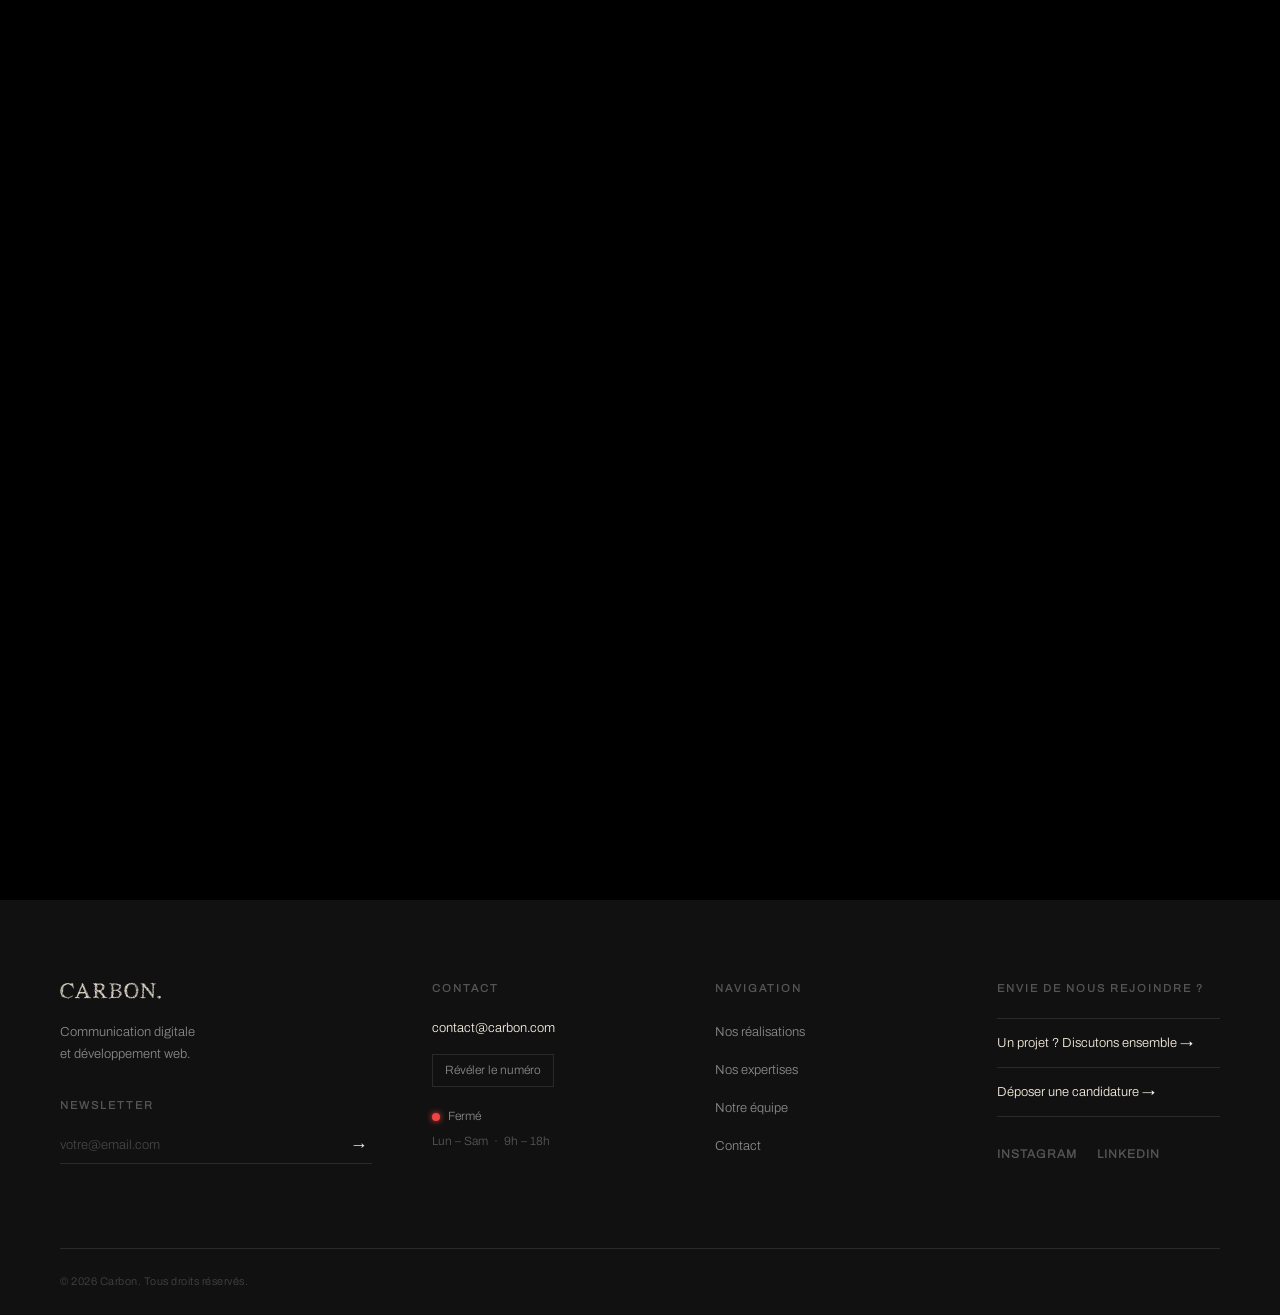
<file: index.html>
<!DOCTYPE html>
<html lang="fr">
<head>
    <meta charset="UTF-8">
    <meta name="viewport" content="width=device-width, initial-scale=1.0">
    <title>CARBON - Agence de Communication Digitale</title>
    <link rel="stylesheet" href="style.css">
</head>
<body>
    <div class="custom-cursor" id="customCursor"></div>
    
    <!-- Page Transition Screen -->
    <div class="transition-screen transition-screen--video" id="transitionScreen">
        <video class="transition-video" autoplay muted playsinline>
            <source src="videos/CARBON.mp4" type="video/mp4">
        </video>
    </div>
    <script>document.getElementById('transitionScreen').classList.add('enter');</script>
    
    <div class="header-clip">
    <header class="header">
        <div class="logo">CARBON.</div>
        <div class="tagline">communication digitale et développement Web</div>
        <div class="time" id="currentTime">22:06:40 Paris</div>
        <nav class="main-nav">
            <a href="our-projects.html" class="nav-link">Nos réalisations</a>
            <a href="our-expertise.html" class="nav-link">Nos expertises</a>
            <a href="our-team.html" class="nav-link">Notre équipe</a>
        </nav>
        <a href="contact.html" class="contact-link">contact</a>
    </header>
    </div>

    <main class="main-content">
        <section class="hero-minimal">
            <h1 class="hero-title" id="rotatingText"></h1>
            <div class="projects-footer">
                <div class="project-item">
                    <span class="project-year">2026</span>
                    <a href="#project-personalitz" class="project-name">Burban</a>
                </div>
                <div class="project-item">
                    <span class="project-year">2026</span>
                    <a href="#project-daregal" class="project-name">Axl Std.</a>
                </div>
            </div>
        </section>
    </main>

    <footer class="site-footer">
        <div class="footer-inner">
            <div class="footer-col footer-col-brand">
                <div class="footer-logo">CARBON.</div>
                <p class="footer-baseline">Communication digitale<br>et développement web.</p>
                <form class="footer-newsletter" id="footerNewsletter">
                    <label class="footer-newsletter-label">Newsletter</label>
                    <div class="footer-newsletter-row">
                        <input type="email" placeholder="votre@email.com" class="footer-newsletter-input" required>
                        <button type="submit" class="footer-newsletter-btn">→</button>
                    </div>
                    <p class="footer-newsletter-success" id="footerNewsletterSuccess"></p>
                </form>
            </div>
            <div class="footer-col footer-col-contact">
                <h4 class="footer-col-title">Contact</h4>
                <a href="mailto:contact@carbon.com" class="footer-contact-link">contact@carbon.com</a>
                <div class="footer-phone-wrap">
                    <button class="footer-phone-btn" id="footerPhoneBtn">Révéler le numéro</button>
                    <span class="footer-phone-number" id="footerPhoneNumber" style="display:none;">+33 7 76 69 16 06</span>
                </div>
                <div class="footer-hours">
                    <span class="footer-status-dot" id="footerStatusDot"></span>
                    <span class="footer-status-label" id="footerStatusLabel"></span>
                </div>
                <p class="footer-schedule">Lun – Sam &nbsp;·&nbsp; 9h – 18h</p>
            </div>
            <div class="footer-col footer-col-nav">
                <h4 class="footer-col-title">Navigation</h4>
                <ul class="footer-nav-list">
                    <li><a href="our-projects.html" class="footer-nav-link">Nos réalisations</a></li>
                    <li><a href="our-expertise.html" class="footer-nav-link">Nos expertises</a></li>
                    <li><a href="our-team.html" class="footer-nav-link">Notre équipe</a></li>
                    <li><a href="contact.html" class="footer-nav-link">Contact</a></li>
                </ul>
            </div>
            <div class="footer-col footer-col-actions">
                <h4 class="footer-col-title">Envie de nous rejoindre ?</h4>
                <a href="contact.html" class="footer-action-link">Un projet ? Discutons ensemble →</a>
                <a href="#" class="footer-action-link">Déposer une candidature →</a>
                <div class="footer-social">
                    <a href="#" class="footer-social-link" target="_blank" rel="noopener">Instagram</a>
                    <a href="#" class="footer-social-link" target="_blank" rel="noopener">LinkedIn</a>
                </div>
            </div>
        </div>
        <div class="footer-bottom">
            <span>© <span id="copyrightYear">2026</span> Carbon. Tous droits réservés.</span>
        </div>
    </footer>

    <script src="script.js"></script>
</body>
</html>
</file>
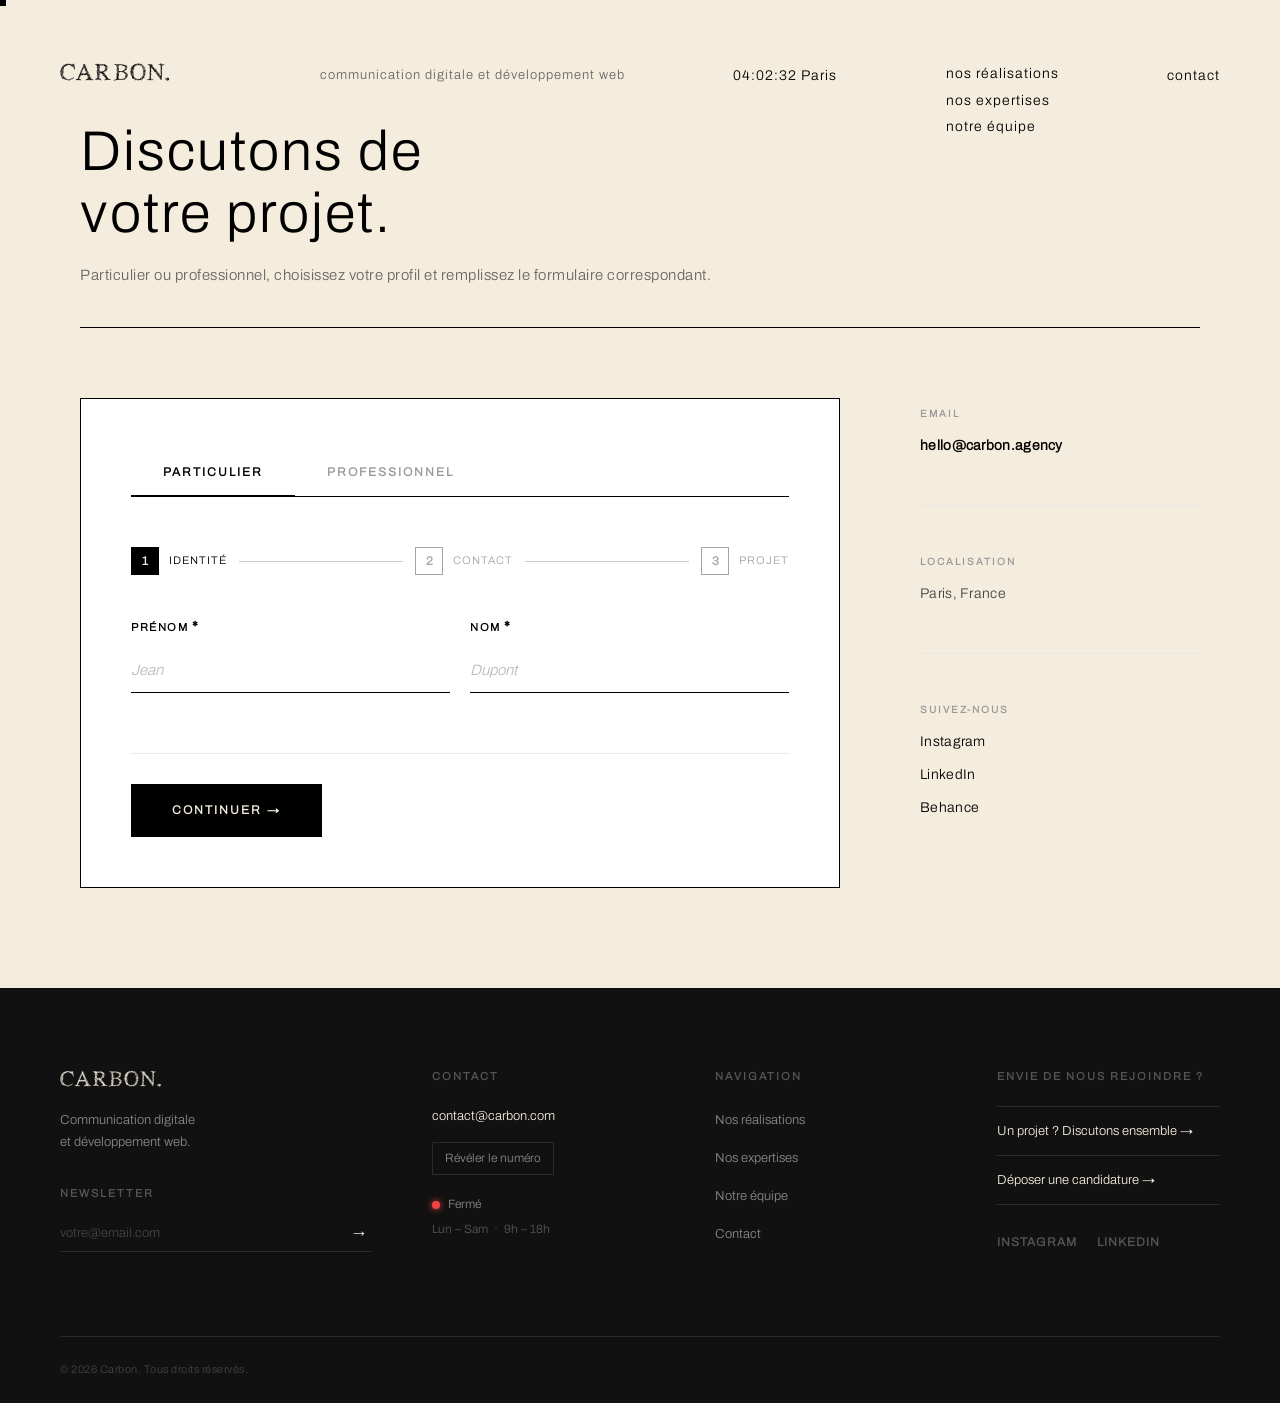
<file: contact.html>
<!DOCTYPE html>
<html lang="fr">
<head>
    <meta charset="UTF-8">
    <meta name="viewport" content="width=device-width, initial-scale=1.0">
    <title>Contact - CARBON</title>
    <link rel="stylesheet" href="style.css">
</head>
<body>
    <div class="custom-cursor" id="customCursor"></div>
    
    <!-- Page Transition Screen -->
    <div class="transition-screen" id="transitionScreen">
        <span class="transition-logo">CARBON.</span>
    </div>
    <script>document.getElementById('transitionScreen').classList.add('enter');</script>
    
    <div class="header-clip">
    <header class="header">
        <div class="logo">CARBON.</div>
        <div class="tagline">communication digitale et développement Web</div>
        <div class="time" id="currentTime">22:06:40 Paris</div>
        <nav class="main-nav">
            <a href="our-projects.html" class="nav-link">Nos réalisations</a>
            <a href="our-expertise.html" class="nav-link">Nos expertises</a>
            <a href="our-team.html" class="nav-link">Notre équipe</a>
        </nav>
        <a href="contact.html" class="contact-link">contact</a>
    </header>
    </div>

    <main class="main-content contact-page">
        <section class="contact-section">

            <div class="contact-header">
                <h1 class="contact-title">Discutons de<br>votre projet.</h1>
                <p class="contact-intro">Particulier ou professionnel, choisissez votre profil et remplissez le formulaire correspondant.</p>
            </div>

            <div class="contact-layout">

                <!-- LEFT: Forms -->
                <div class="contact-forms">

                    <!-- Tab switcher -->
                    <div class="form-tabs">
                        <button class="form-tab active" id="tabParticulier" onclick="switchTab('particulier')">Particulier</button>
                        <button class="form-tab" id="tabPro" onclick="switchTab('professionnel')">Professionnel</button>
                    </div>

                    <!-- FORM PARTICULIER -->
                    <form class="contact-form active" id="formParticulier" novalidate>
                        <input type="hidden" name="type" value="particulier">
                        <input type="hidden" id="tsParticulier" name="timestamp" value="">
                        <div class="hp-field"><input type="text" name="_hp" tabindex="-1" autocomplete="off"></div>

                        <!-- Step indicator -->
                        <div class="steps-bar">
                            <div class="steps-track">
                                <div class="step-item active" data-s="1"><span class="step-num">1</span><span class="step-label">Identité</span></div>
                                <div class="step-sep"></div>
                                <div class="step-item" data-s="2"><span class="step-num">2</span><span class="step-label">Contact</span></div>
                                <div class="step-sep"></div>
                                <div class="step-item" data-s="3"><span class="step-num">3</span><span class="step-label">Projet</span></div>
                            </div>
                        </div>

                        <!-- Step 1 -->
                        <fieldset class="fstep active" data-step="1">
                            <div class="frow">
                                <div class="fgroup">
                                    <label>Prénom <span class="req">*</span></label>
                                    <input type="text" name="prenom" required placeholder="Jean">
                                </div>
                                <div class="fgroup">
                                    <label>Nom <span class="req">*</span></label>
                                    <input type="text" name="nom" required placeholder="Dupont">
                                </div>
                            </div>
                            <div class="fstep-nav">
                                <button type="button" class="btn-next" onclick="goNext(this)">Continuer →</button>
                            </div>
                        </fieldset>

                        <!-- Step 2 -->
                        <fieldset class="fstep" data-step="2">
                            <div class="fgroup">
                                <label>Adresse email <span class="req">*</span></label>
                                <input type="email" name="email" required placeholder="jean@exemple.fr">
                            </div>
                            <div class="fgroup">
                                <label>Téléphone <span class="opt">(facultatif)</span></label>
                                <input type="tel" name="telephone" placeholder="+33 6 00 00 00 00">
                            </div>
                            <div class="fstep-nav">
                                <button type="button" class="btn-prev" onclick="goPrev(this)">← Retour</button>
                                <button type="button" class="btn-next" onclick="goNext(this)">Continuer →</button>
                            </div>
                        </fieldset>

                        <!-- Step 3 -->
                        <fieldset class="fstep" data-step="3">
                            <div class="fgroup">
                                <label>Message / Projet <span class="req">*</span></label>
                                <textarea name="message" required placeholder="Décrivez votre projet..." rows="5"></textarea>
                            </div>
                            <div class="fgroup antispam-group">
                                <label>Vérification : combien font <strong>3 + 4</strong> ? <span class="req">*</span></label>
                                <input type="number" name="antispam" id="antispamP" required min="0" max="20" placeholder="Votre réponse">
                            </div>
                            <div class="fstep-nav">
                                <button type="button" class="btn-prev" onclick="goPrev(this)">← Retour</button>
                                <button type="submit" class="btn-submit">Envoyer</button>
                            </div>
                        </fieldset>
                    </form>

                    <!-- FORM PROFESSIONNEL -->
                    <form class="contact-form" id="formPro" novalidate>
                        <input type="hidden" name="type" value="professionnel">
                        <input type="hidden" id="tsPro" name="timestamp" value="">
                        <div class="hp-field"><input type="text" name="_hp" tabindex="-1" autocomplete="off"></div>

                        <!-- Step indicator -->
                        <div class="steps-bar">
                            <div class="steps-track">
                                <div class="step-item active" data-s="1"><span class="step-num">1</span><span class="step-label">Identité</span></div>
                                <div class="step-sep"></div>
                                <div class="step-item" data-s="2"><span class="step-num">2</span><span class="step-label">Entreprise</span></div>
                                <div class="step-sep"></div>
                                <div class="step-item" data-s="3"><span class="step-num">3</span><span class="step-label">Contact</span></div>
                                <div class="step-sep"></div>
                                <div class="step-item" data-s="4"><span class="step-num">4</span><span class="step-label">Projet</span></div>
                            </div>
                        </div>

                        <!-- Step 1 -->
                        <fieldset class="fstep active" data-step="1">
                            <div class="frow">
                                <div class="fgroup">
                                    <label>Prénom <span class="req">*</span></label>
                                    <input type="text" name="prenom" required placeholder="Marie">
                                </div>
                                <div class="fgroup">
                                    <label>Nom <span class="req">*</span></label>
                                    <input type="text" name="nom" required placeholder="Martin">
                                </div>
                            </div>
                            <div class="fstep-nav">
                                <button type="button" class="btn-next" onclick="goNext(this)">Continuer →</button>
                            </div>
                        </fieldset>

                        <!-- Step 2 -->
                        <fieldset class="fstep" data-step="2">
                            <div class="fgroup">
                                <label>Nom de l'entreprise <span class="req">*</span></label>
                                <input type="text" name="entreprise" required placeholder="Acme Corp.">
                            </div>
                            <div class="fgroup">
                                <label>Numéro SIRET <span class="req">*</span></label>
                                <input type="text" name="siret" required pattern="[0-9]{14}" placeholder="14 chiffres">
                            </div>
                            <div class="fstep-nav">
                                <button type="button" class="btn-prev" onclick="goPrev(this)">← Retour</button>
                                <button type="button" class="btn-next" onclick="goNext(this)">Continuer →</button>
                            </div>
                        </fieldset>

                        <!-- Step 3 -->
                        <fieldset class="fstep" data-step="3">
                            <div class="fgroup">
                                <label>Email professionnel <span class="req">*</span></label>
                                <input type="email" name="email" required placeholder="marie@acme.fr">
                            </div>
                            <div class="fgroup">
                                <label>Téléphone <span class="opt">(facultatif)</span></label>
                                <input type="tel" name="telephone" placeholder="+33 1 00 00 00 00">
                            </div>
                            <div class="fstep-nav">
                                <button type="button" class="btn-prev" onclick="goPrev(this)">← Retour</button>
                                <button type="button" class="btn-next" onclick="goNext(this)">Continuer →</button>
                            </div>
                        </fieldset>

                        <!-- Step 4 -->
                        <fieldset class="fstep" data-step="4">
                            <div class="fgroup">
                                <label>Message / Projet <span class="req">*</span></label>
                                <textarea name="message" required placeholder="Décrivez votre projet..." rows="5"></textarea>
                            </div>
                            <div class="fgroup antispam-group">
                                <label>Vérification : combien font <strong>3 + 4</strong> ? <span class="req">*</span></label>
                                <input type="number" name="antispam" id="antispamPro" required min="0" max="20" placeholder="Votre réponse">
                            </div>
                            <div class="fstep-nav">
                                <button type="button" class="btn-prev" onclick="goPrev(this)">← Retour</button>
                                <button type="submit" class="btn-submit">Envoyer</button>
                            </div>
                        </fieldset>
                    </form>

                </div>

                <!-- RIGHT: Info -->
                <aside class="contact-aside">
                    <div class="aside-block">
                        <p class="aside-label">Email</p>
                        <a href="mailto:hello@carbon.agency" class="aside-link">hello@carbon.agency</a>
                    </div>
                    <div class="aside-block">
                        <p class="aside-label">Localisation</p>
                        <p class="aside-value">Paris, France</p>
                    </div>
                    <div class="aside-block">
                        <p class="aside-label">Suivez-nous</p>
                        <div class="aside-socials">
                            <a href="#" class="aside-social-link">Instagram</a>
                            <a href="#" class="aside-social-link">LinkedIn</a>
                            <a href="#" class="aside-social-link">Behance</a>
                        </div>
                    </div>
                </aside>

            </div>
        </section>
    </main>

    <footer class="site-footer">
        <div class="footer-inner">
            <div class="footer-col footer-col-brand">
                <div class="footer-logo">CARBON.</div>
                <p class="footer-baseline">Communication digitale<br>et développement web.</p>
                <form class="footer-newsletter" id="footerNewsletter">
                    <label class="footer-newsletter-label">Newsletter</label>
                    <div class="footer-newsletter-row">
                        <input type="email" placeholder="votre@email.com" class="footer-newsletter-input" required>
                        <button type="submit" class="footer-newsletter-btn">→</button>
                    </div>
                    <p class="footer-newsletter-success" id="footerNewsletterSuccess"></p>
                </form>
            </div>
            <div class="footer-col footer-col-contact">
                <h4 class="footer-col-title">Contact</h4>
                <a href="mailto:contact@carbon.com" class="footer-contact-link">contact@carbon.com</a>
                <div class="footer-phone-wrap">
                    <button class="footer-phone-btn" id="footerPhoneBtn">Révéler le numéro</button>
                    <span class="footer-phone-number" id="footerPhoneNumber" style="display:none;">+33 7 76 69 16 06</span>
                </div>
                <div class="footer-hours">
                    <span class="footer-status-dot" id="footerStatusDot"></span>
                    <span class="footer-status-label" id="footerStatusLabel"></span>
                </div>
                <p class="footer-schedule">Lun – Sam &nbsp;·&nbsp; 9h – 18h</p>
            </div>
            <div class="footer-col footer-col-nav">
                <h4 class="footer-col-title">Navigation</h4>
                <ul class="footer-nav-list">
                    <li><a href="our-projects.html" class="footer-nav-link">Nos réalisations</a></li>
                    <li><a href="our-expertise.html" class="footer-nav-link">Nos expertises</a></li>
                    <li><a href="our-team.html" class="footer-nav-link">Notre équipe</a></li>
                    <li><a href="contact.html" class="footer-nav-link">Contact</a></li>
                </ul>
            </div>
            <div class="footer-col footer-col-actions">
                <h4 class="footer-col-title">Envie de nous rejoindre ?</h4>
                <a href="contact.html" class="footer-action-link">Un projet ? Discutons ensemble →</a>
                <a href="#" class="footer-action-link">Déposer une candidature →</a>
                <div class="footer-social">
                    <a href="#" class="footer-social-link" target="_blank" rel="noopener">Instagram</a>
                    <a href="#" class="footer-social-link" target="_blank" rel="noopener">LinkedIn</a>
                </div>
            </div>
        </div>
        <div class="footer-bottom">
            <span>© <span id="copyrightYear">2026</span> Carbon. Tous droits réservés.</span>
        </div>
    </footer>

    <script src="script.js"></script>
</body>
</html>
</file>
<file: style.css>
@font-face {
    font-family: 'Archivo';
    src: url('fonts/Archivo-Light.woff2') format('woff2');
    font-weight: 300;
    font-style: normal;
    font-display: swap;
}

@font-face {
    font-family: 'StrawSerif';
    src: url('fonts/StrawSerifRegular-6YOWM.woff2') format('woff2');
    font-weight: 400;
    font-style: normal;
    font-display: swap;
}

* {
    margin: 0;
    padding: 0;
    box-sizing: border-box;
    cursor: none;
}

/* ========================================
   CUSTOM SQUARE CURSOR
   ======================================== */

.custom-cursor {
    position: fixed;
    width: 12px;
    height: 12px;
    background: #000000;
    pointer-events: none;
    z-index: 9999;
    transform: translate(-50%, -50%);
    transition: width 0.15s ease, height 0.15s ease, background 0.15s ease;
}

.custom-cursor.on-dark {
    background: #f4edde;
}

.custom-cursor.on-dark.hover {
    border-color: #f4edde;
}

.custom-cursor.hover {
    width: 28px;
    height: 28px;
    background: transparent;
    border: 2px solid #000000;
}

html {
    overflow-x: hidden;
    overflow-y: auto;
}

body {
    font-family: 'Archivo', 'Helvetica Neue', Arial, sans-serif;
    font-weight: 300;
    background-color: #f4edde;
    color: #000000;
    overflow: visible;
    min-height: 100vh;
}

/* ========================================
   HEADER - Top Navigation
   ======================================== */

.header-clip {
    position: fixed;
    top: 0;
    left: 0;
    right: 0;
    z-index: 100;
    transition: transform 0.4s cubic-bezier(0.76, 0, 0.24, 1);
}

.header-clip.hidden {
    transform: translateY(-100%);
}

.header {
    display: flex;
    align-items: center;
    justify-content: space-between;
    height: 150px;
    padding: 0 60px;
}

.logo {
    font-family: 'StrawSerif', serif;
    font-size: 24px;
    font-weight: 400;
    letter-spacing: 2px;
    color: #000000;
}

.tagline {
    font-size: 13px;
    font-weight: 400;
    letter-spacing: 1px;
    text-transform: lowercase;
    color: #666666;
    margin-left: 40px;
}

.time {
    font-size: 14px;
    font-weight: 400;
    letter-spacing: 1px;
    color: #000000;
    font-variant-numeric: tabular-nums;
}

/* Navigation avec soulignement dynamique */
.main-nav {
    display: flex;
    flex-direction: column;
    gap: 6px;
    align-items: flex-start;
    margin-top: 50px;
}

.nav-link {
    position: relative;
    text-decoration: none;
    color: #000000;
    font-size: 14px;
    font-weight: 400;
    letter-spacing: 1px;
    text-transform: lowercase;
    padding: 2px 0;
    overflow: hidden;
    line-height: 1.2;
}

.nav-link::after {
    content: '';
    position: absolute;
    bottom: 0;
    left: 0;
    width: 100%;
    height: 1px;
    background: #000000;
    transform: translateX(-101%);
    transition: transform 0.4s ease;
}

.nav-link:hover::after {
    transform: translateX(0);
}

.contact-link {
    text-decoration: none;
    color: #000000;
    font-size: 14px;
    font-weight: 400;
    letter-spacing: 1px;
    text-transform: lowercase;
    position: relative;
    overflow: hidden;
    padding: 2px 0;
}

.contact-link::after {
    content: '';
    position: absolute;
    bottom: 0;
    left: 0;
    width: 100%;
    height: 1px;
    background: #000000;
    transform: translateX(-101%);
    transition: transform 0.4s ease;
}

.contact-link:hover::after {
    transform: translateX(0);
}

/* ========================================
   MAIN CONTENT - Hero Minimalist
   ======================================== */

.main-content {
    display: flex;
    align-items: center;
    justify-content: center;
    height: 100vh;
    width: 100vw;
    padding: 0 60px;
}

.hero-minimal {
    position: relative;
    width: 100%;
    height: 100%;
    display: flex;
    align-items: center;
    justify-content: center;
    text-align: center;
}

.hero-title {
    font-size: 72px;
    font-weight: 700;
    letter-spacing: 4px;
    line-height: 1.1;
    color: #000000;
    text-transform: uppercase;
}

/* ========================================
   FOOTER - Projects List
   ======================================== */

.projects-footer {
    position: absolute;
    bottom: 40px;
    left: 0;
    display: flex;
    flex-direction: column;
    gap: 8px;
    z-index: 50;
}

.project-item {
    display: flex;
    gap: 12px;
    align-items: baseline;
}

.project-year {
    font-size: 12px;
    font-weight: 400;
    color: #666666;
    letter-spacing: 1px;
}

.project-name {
    font-size: 14px;
    font-weight: 600;
    color: #000000;
    letter-spacing: 1px;
    text-decoration: none;
    cursor: pointer;
    position: relative;
    overflow: hidden;
    padding: 2px 0;
}

.project-name::after {
    content: '';
    position: absolute;
    bottom: 0;
    left: 0;
    width: 100%;
    height: 1px;
    background: #000000;
    transform: translateX(-101%);
    transition: transform 0.4s ease;
}

.project-name:hover::after {
    transform: translateX(0);
}

/* ========================================
   COPYRIGHT
   ======================================== */

.copyright {
    position: fixed;
    bottom: 40px;
    right: 60px;
    font-size: 11px;
    font-weight: 400;
    color: #666666;
    letter-spacing: 1px;
}

/* ========================================
   TEAM PAGE STYLES
   ======================================== */

.team-page {
    padding-top: 120px;
}

.team-section {
    max-width: 1200px;
    margin: 0 auto;
    padding: 40px 60px;
}

.section-title {
    font-size: 48px;
    font-weight: 700;
    letter-spacing: 4px;
    color: #000000;
    margin-bottom: 60px;
    text-transform: uppercase;
}

.team-grid {
    display: grid;
    grid-template-columns: repeat(4, 1fr);
    gap: 40px;
}

.team-member {
    text-align: center;
}

.member-photo {
    width: 200px;
    height: 200px;
    margin: 0 auto 20px;
    border-radius: 50%;
    overflow: hidden;
    border: 3px solid #000000;
}

.member-photo img {
    width: 100%;
    height: 100%;
    object-fit: cover;
}

.member-name {
    font-size: 18px;
    font-weight: 700;
    letter-spacing: 1px;
    color: #000000;
    margin-bottom: 8px;
}

.member-role {
    font-size: 12px;
    font-weight: 400;
    letter-spacing: 1px;
    color: #666666;
    text-transform: lowercase;
}

/* ========================================
   PROJECTS PAGE STYLES
   ======================================== */

.projects-page {
    padding-top: 120px;
}

.projects-section {
    max-width: 1400px;
    margin: 0 auto;
    padding: 40px 60px;
}

.projects-grid {
    display: grid;
    grid-template-columns: repeat(2, 1fr);
    gap: 60px;
}

.project-card {
    cursor: pointer;
}

.project-image {
    width: 100%;
    height: 300px;
    overflow: hidden;
    margin-bottom: 20px;
    border: 2px solid #000000;
}

.project-image img {
    width: 100%;
    height: 100%;
    object-fit: cover;
    transition: transform 0.4s ease;
}

.project-card:hover .project-image img {
    transform: scale(1.05);
}

.project-title {
    font-size: 24px;
    font-weight: 700;
    letter-spacing: 1px;
    color: #000000;
    margin-bottom: 8px;
}

.project-category {
    font-size: 12px;
    font-weight: 400;
    letter-spacing: 1px;
    color: #666666;
    text-transform: lowercase;
    margin-bottom: 8px;
}

.project-card .project-year {
    font-size: 14px;
    font-weight: 600;
    color: #000000;
    letter-spacing: 1px;
}

/* ========================================
   CONTACT PAGE STYLES — v2 clean
   ======================================== */

.contact-page {
    height: auto !important;
    min-height: 100vh;
    align-items: flex-start !important;
    padding-top: 0;
    padding-left: 0;
    padding-right: 0;
}

/* Contact layout */
.contact-section {
    max-width: 1400px;
    margin: 0 auto;
    padding: 120px 80px 100px;
    width: 100%;
}

.contact-header {
    margin-bottom: 70px;
    border-bottom: 1px solid #000000;
    padding-bottom: 40px;
}

.contact-title {
    font-size: 56px;
    font-weight: 300;
    letter-spacing: 2px;
    line-height: 1.1;
    color: #000000;
    margin-bottom: 20px;
}

.contact-intro {
    font-size: 15px;
    color: #666666;
    letter-spacing: 0.5px;
}

.contact-layout {
    display: grid;
    grid-template-columns: 1fr 280px;
    gap: 80px;
    align-items: start;
}

.contact-forms {
    background: #ffffff;
    border: 1px solid #000000;
    padding: 50px;
}

/* Tabs */
.form-tabs {
    display: flex;
    gap: 0;
    margin-bottom: 50px;
    border-bottom: 1px solid #000000;
}

.form-tab {
    font-family: 'Archivo', 'Helvetica Neue', Arial, sans-serif;
    font-size: 12px;
    font-weight: 600;
    letter-spacing: 2px;
    text-transform: uppercase;
    color: #999999;
    background: transparent;
    border: none;
    padding: 14px 32px;
    cursor: pointer;
    position: relative;
    transition: color 0.3s ease;
}

.form-tab::after {
    content: '';
    position: absolute;
    bottom: -1px;
    left: 0;
    width: 100%;
    height: 2px;
    background: #000000;
    transform: scaleX(0);
    transition: transform 0.3s ease;
}

.form-tab.active {
    color: #000000;
}

.form-tab.active::after {
    transform: scaleX(1);
}

/* Forms */
.contact-form {
    display: none;
}

.contact-form.active {
    display: block;
}

/* Step bar */
.steps-bar {
    margin-bottom: 40px;
}

.steps-track {
    display: flex;
    align-items: center;
    gap: 0;
}

.step-item {
    display: flex;
    align-items: center;
    gap: 10px;
    opacity: 0.35;
    transition: opacity 0.3s ease;
}

.step-item.active {
    opacity: 1;
}

.step-item.done {
    opacity: 0.6;
}

.step-num {
    width: 28px;
    height: 28px;
    border: 1px solid #000000;
    display: flex;
    align-items: center;
    justify-content: center;
    font-size: 12px;
    font-weight: 600;
    letter-spacing: 0;
    transition: all 0.3s ease;
    flex-shrink: 0;
}

.step-item.active .step-num {
    background: #000000;
    color: #f4edde;
}

.step-label {
    font-size: 11px;
    letter-spacing: 1px;
    text-transform: uppercase;
    font-weight: 500;
    white-space: nowrap;
}

.step-sep {
    flex: 1;
    height: 1px;
    background: #cccccc;
    margin: 0 12px;
    min-width: 20px;
}

/* Fieldsets */
fieldset {
    border: none;
    padding: 0;
    margin: 0;
}

.fstep {
    display: none;
    animation: fadeSlide 0.35s ease;
}

.fstep.active {
    display: block;
}

@keyframes fadeSlide {
    from { opacity: 0; transform: translateX(16px); }
    to   { opacity: 1; transform: translateX(0); }
}

.frow {
    display: grid;
    grid-template-columns: 1fr 1fr;
    gap: 20px;
}

.fgroup {
    display: flex;
    flex-direction: column;
    gap: 10px;
    margin-bottom: 24px;
}

.fgroup label {
    font-size: 11px;
    font-weight: 600;
    letter-spacing: 1.5px;
    text-transform: uppercase;
    color: #000000;
}

.fgroup .req {
    color: #000000;
    font-size: 14px;
}

.fgroup .opt {
    font-size: 11px;
    font-weight: 400;
    color: #999999;
    text-transform: none;
    letter-spacing: 0;
}

.fgroup input,
.fgroup textarea {
    font-family: 'Archivo', 'Helvetica Neue', Arial, sans-serif;
    font-size: 15px;
    font-weight: 400;
    color: #000000;
    background: transparent;
    border: none;
    border-bottom: 1px solid #000000;
    padding: 10px 0;
    outline: none;
    transition: border-color 0.3s ease;
    width: 100%;
}

.fgroup input:focus,
.fgroup textarea:focus {
    border-bottom-color: #000000;
    border-bottom-width: 2px;
}

.fgroup input::placeholder,
.fgroup textarea::placeholder {
    color: #bbbbbb;
    font-style: italic;
}

.fgroup textarea {
    resize: none;
    min-height: 120px;
}

.fgroup.antispam-group {
    margin-top: 8px;
}

/* Step navigation buttons */
.fstep-nav {
    display: flex;
    gap: 16px;
    align-items: center;
    margin-top: 36px;
    padding-top: 30px;
    border-top: 1px solid #e8e8e8;
}

.btn-next,
.btn-prev,
.btn-submit {
    font-family: 'Archivo', 'Helvetica Neue', Arial, sans-serif;
    font-size: 12px;
    font-weight: 700;
    letter-spacing: 2px;
    text-transform: uppercase;
    padding: 16px 40px;
    cursor: pointer;
    transition: all 0.3s ease;
    border: 1px solid #000000;
}

.btn-next,
.btn-submit {
    background: #000000;
    color: #f4edde;
}

.btn-next:hover,
.btn-submit:hover {
    background: transparent;
    color: #000000;
}

.btn-prev {
    background: transparent;
    color: #000000;
}

.btn-prev:hover {
    background: #000000;
    color: #f4edde;
}

/* Honeypot */
.hp-field {
    display: none !important;
}

/* Aside */
.contact-aside {
    display: flex;
    flex-direction: column;
    gap: 48px;
    padding-top: 8px;
}

.aside-block {
    display: flex;
    flex-direction: column;
    gap: 12px;
    padding-bottom: 48px;
    border-bottom: 1px solid #e8e8e8;
}

.aside-block:last-child {
    border-bottom: none;
    padding-bottom: 0;
}

.aside-label {
    font-size: 10px;
    font-weight: 700;
    letter-spacing: 2px;
    text-transform: uppercase;
    color: #999999;
}

.aside-link {
    font-size: 14px;
    font-weight: 600;
    color: #000000;
    text-decoration: none;
    letter-spacing: 0.3px;
    position: relative;
    display: inline-block;
    width: fit-content;
}

.aside-link::after {
    content: '';
    position: absolute;
    bottom: -2px;
    left: 0;
    width: 100%;
    height: 1px;
    background: #000000;
    transform: scaleX(0);
    transform-origin: left;
    transition: transform 0.3s ease;
}

.aside-link:hover::after {
    transform: scaleX(1);
}

.aside-value {
    font-size: 14px;
    color: #444444;
    letter-spacing: 0.3px;
}

.aside-socials {
    display: flex;
    flex-direction: column;
    gap: 10px;
}

.aside-social-link {
    font-size: 14px;
    font-weight: 400;
    color: #000000;
    text-decoration: none;
    letter-spacing: 0.3px;
    position: relative;
    display: inline-block;
    width: fit-content;
}

.aside-social-link::after {
    content: '';
    position: absolute;
    bottom: -2px;
    left: 0;
    width: 100%;
    height: 1px;
    background: #000000;
    transform: scaleX(0);
    transform-origin: left;
    transition: transform 0.3s ease;
}

.aside-social-link:hover::after {
    transform: scaleX(1);
}

/* Form success */
.form-success {
    font-size: 18px;
    font-weight: 300;
    letter-spacing: 0.5px;
    color: #000000;
    line-height: 1.6;
    padding: 60px 0;
    border-top: 1px solid #000000;
}


/* ========================================
   EXPERTISE PAGE STYLES
   ======================================== */

.expertise-page {
    height: auto !important;
    min-height: 100vh;
    flex-direction: column !important;
    align-items: stretch !important;
    justify-content: flex-start !important;
    padding-top: 0;
    padding-left: 0;
    padding-right: 0;
}

.expertise-section {
    max-width: 1400px;
    margin: 0 auto;
    padding: 160px 60px 60px;
    width: 100%;
}

.expertise-title {
    font-size: 36px;
    font-weight: 700;
    letter-spacing: 2px;
    line-height: 1.3;
    color: #000000;
    margin-bottom: 60px;
    max-width: 900px;
}

.expertise-content {
    display: grid;
    grid-template-columns: 2fr 1fr;
    gap: 80px;
    align-items: start;
}

.expertise-description {
    font-size: 16px;
    line-height: 1.8;
    color: #000000;
}

.expertise-description p {
    margin-bottom: 24px;
}

.expertise-list {
    border-left: 2px solid #000000;
    padding-left: 30px;
}

.expertise-list-title {
    font-size: 14px;
    font-weight: 700;
    letter-spacing: 1px;
    text-transform: uppercase;
    color: #000000;
    margin-bottom: 20px;
}

.expertise-items {
    list-style: none;
    padding: 0;
    margin: 0;
}

.expertise-items li {
    font-size: 14px;
    font-weight: 400;
    letter-spacing: 0.5px;
    color: #000000;
    margin-bottom: 12px;
    line-height: 1.4;
}

.expertise-anchor {
    color: #000000;
    text-decoration: none;
    position: relative;
    display: inline-block;
    width: fit-content;
}

.expertise-anchor::after {
    content: '';
    position: absolute;
    bottom: -2px;
    left: 0;
    width: 100%;
    height: 1px;
    background: #000000;
    transform: scaleX(0);
    transform-origin: left;
    transition: transform 0.3s ease;
}

.expertise-anchor:hover::after {
    transform: scaleX(1);
}

/* Full-width image between sections */
.expertise-fullwidth-img {
    width: 100%;
    height: 60vh;
    overflow: hidden;
    background: #1a1a1a;
}

.expertise-fullwidth-img img {
    width: 100%;
    height: 100%;
    object-fit: cover;
    display: block;
}

/* ----------------------------------------
   EXPERTISE DETAIL SECTIONS
---------------------------------------- */

.exp-detail-section {
    max-width: 1400px;
    margin: 0 auto;
    padding: 100px 60px;
    border-top: 1px solid #000000;
}

.exp-detail-inner {
    display: grid;
    grid-template-columns: 1fr 1fr;
    gap: 100px;
    align-items: start;
}

.exp-detail-label {
    display: block;
    font-size: 11px;
    font-weight: 400;
    letter-spacing: 2px;
    text-transform: uppercase;
    color: #666666;
    margin-bottom: 32px;
}

.exp-detail-headline {
    font-size: 26px;
    font-weight: 300;
    line-height: 1.5;
    color: #000000;
    margin-bottom: 40px;
    letter-spacing: 0.3px;
}

.exp-detail-more {
    font-size: 13px;
    font-weight: 600;
    letter-spacing: 1px;
    color: #000000;
    text-decoration: none;
    text-transform: uppercase;
    position: relative;
    display: inline-block;
    width: fit-content;
}

.exp-detail-more::after {
    content: '';
    position: absolute;
    bottom: -3px;
    left: 0;
    width: 100%;
    height: 1px;
    background: #000000;
    transform: scaleX(1);
    transform-origin: right;
    transition: transform 0.35s ease;
}

.exp-detail-more.leaving::after {
    transform-origin: left;
}

.exp-detail-more:hover::after {
    transform: scaleX(0);
    transform-origin: right;
}

.exp-detail-intro {
    font-size: 15px;
    font-weight: 400;
    line-height: 1.8;
    color: #333333;
    margin-bottom: 50px;
}

.exp-service {
    padding-top: 30px;
    margin-bottom: 0;
}

.exp-service + .exp-service {
    margin-top: 30px;
}

.exp-service-title {
    display: inline-block;
    width: fit-content;
    font-size: 16px;
    font-weight: 600;
    letter-spacing: 0.5px;
    color: #000000;
    text-decoration: none;
    position: relative;
    margin-bottom: 14px;
}

.exp-service-title::after {
    content: '';
    position: absolute;
    bottom: -3px;
    left: 0;
    width: 100%;
    height: 1px;
    background: #000000;
    transform: scaleX(1);
    transform-origin: right;
    transition: transform 0.35s ease;
}

.exp-service-title.leaving::after {
    transform-origin: left;
}

.exp-service-title:hover::after {
    transform: scaleX(0);
    transform-origin: right;
}

.exp-service-desc {
    font-size: 14px;
    font-weight: 400;
    line-height: 1.7;
    color: #555555;
    margin-top: 10px;
}

/* ========================================
   FAQ SECTION
   ======================================== */

.faq-section {
    max-width: 1400px;
    margin: 0 auto;
    padding: 100px 60px 120px;
    width: 100%;
}

.faq-title {
    font-size: 36px;
    font-weight: 700;
    letter-spacing: 1px;
    color: #000000;
    margin-bottom: 60px;
    max-width: 700px;
    line-height: 1.3;
}

.faq-list {
    border-top: 1px solid #000000;
}

.faq-item {
    border-bottom: 1px solid #000000;
}

.faq-question {
    width: 100%;
    display: flex;
    justify-content: space-between;
    align-items: center;
    background: none;
    border: none;
    padding: 28px 0;
    cursor: pointer;
    text-align: left;
    font-family: inherit;
    gap: 40px;
}

.faq-question span:first-child {
    font-size: 16px;
    font-weight: 500;
    letter-spacing: 0.3px;
    color: #000000;
    line-height: 1.4;
}

.faq-icon {
    font-size: 22px;
    font-weight: 300;
    color: #000000;
    flex-shrink: 0;
    line-height: 1;
    transition: none;
}

.faq-answer {
    overflow: hidden;
    max-height: 0;
    transition: max-height 0.45s cubic-bezier(0.4, 0, 0.2, 1), padding 0.45s cubic-bezier(0.4, 0, 0.2, 1);
    padding: 0;
}

.faq-item.open .faq-answer {
    max-height: 400px;
    padding-bottom: 28px;
}

.faq-answer p {
    font-size: 15px;
    font-weight: 400;
    line-height: 1.8;
    color: #555555;
    max-width: 820px;
}

/* ========================================
   PROJECTS SHOWCASE (dark section)
   ======================================== */

.projects-showcase {
    width: 100%;
    background: #111111;
    padding: 100px 0 100px 60px;
    overflow: hidden;
}

.projects-showcase-header {
    margin-bottom: 60px;
}

.projects-showcase-title {
    font-size: clamp(28px, 3.5vw, 52px);
    font-weight: 700;
    letter-spacing: 1px;
    color: #f4edde;
    line-height: 1.2;
    max-width: 600px;
}

.projects-carousel-wrapper {
    overflow-x: scroll;
    overflow-y: hidden;
    cursor: grab;
    scrollbar-width: none;
}

.projects-carousel-wrapper::-webkit-scrollbar {
    display: none;
}

.projects-carousel-wrapper:active {
    cursor: grabbing;
}

.projects-carousel {
    display: flex;
    gap: 24px;
    width: max-content;
    user-select: none;
}

.carousel-item {
    flex-shrink: 0;
    width: 300px;
}

.carousel-img-wrap {
    width: 300px;
    height: 420px;
    background: #2a2a2a;
    overflow: hidden;
    margin-bottom: 16px;
}

.carousel-img-wrap img {
    width: 100%;
    height: 100%;
    object-fit: cover;
    display: block;
}

.carousel-info {
    display: flex;
    flex-direction: column;
    gap: 4px;
}

.carousel-brand {
    font-size: 15px;
    font-weight: 600;
    letter-spacing: 0.5px;
    color: #f4edde;
    position: relative;
    display: inline-block;
    width: fit-content;
}

.carousel-brand::after {
    content: '';
    position: absolute;
    bottom: -2px;
    left: 0;
    width: 100%;
    height: 1px;
    background: #f4edde;
    transform: scaleX(0);
    transform-origin: left;
    transition: transform 0.3s ease;
}

.carousel-item:hover .carousel-brand::after {
    transform: scaleX(1);
}

.carousel-tags {
    font-size: 12px;
    font-weight: 400;
    letter-spacing: 0.5px;
    color: #888888;
    text-transform: uppercase;
}

/* ========================================
   CTA SECTION
   ======================================== */

.cta-section {
    width: 100%;
    cursor: none;
}

.cta-link {
    display: flex;
    align-items: center;
    justify-content: center;
    width: 100%;
    padding: 120px 60px;
    text-decoration: none;
    position: relative;
    overflow: hidden;
}

.cta-text {
    font-size: clamp(36px, 5vw, 72px);
    font-weight: 700;
    letter-spacing: 2px;
    color: #000000;
    text-align: center;
    line-height: 1.2;
    pointer-events: none;
    transition: opacity 0.3s ease;
}

.cta-link:hover .cta-text {
    opacity: 0.15;
}

.cta-cursor {
    position: fixed;
    width: 95px;
    height: 95px;
    background: #000000;
    border-radius: 50%;
    display: flex;
    align-items: center;
    justify-content: center;
    font-size: 15px;
    font-weight: 600;
    letter-spacing: 1px;
    color: #f4edde;
    text-transform: uppercase;
    text-align: center;
    line-height: 1.4;
    pointer-events: none;
    opacity: 0;
    transform: translate(-50%, -50%) scale(0.5);
    transition: opacity 0.3s ease, transform 0.3s ease;
    z-index: 9999;
}

.cta-section:hover .cta-cursor {
    opacity: 1;
    transform: translate(-50%, -50%) scale(1);
}

/* ========================================
   SITE FOOTER
   ======================================== */

.site-footer {
    background: #111111;
    color: #f4edde;
    padding: 80px 60px 0;
}

.footer-inner {
    display: grid;
    grid-template-columns: 1.4fr 1fr 1fr 1fr;
    gap: 60px;
    padding-bottom: 60px;
    border-bottom: 1px solid #2a2a2a;
}

.footer-logo {
    font-family: 'StrawSerif', serif;
    font-size: 22px;
    font-weight: 400;
    letter-spacing: 2px;
    color: #f4edde;
    margin-bottom: 14px;
}

.footer-baseline {
    font-size: 13px;
    line-height: 1.7;
    color: #888888;
    margin-bottom: 32px;
}

.footer-col-title {
    font-size: 11px;
    font-weight: 600;
    letter-spacing: 2px;
    text-transform: uppercase;
    color: #555555;
    margin-bottom: 20px;
}

/* Newsletter */
.footer-newsletter-label {
    display: block;
    font-size: 11px;
    font-weight: 600;
    letter-spacing: 2px;
    text-transform: uppercase;
    color: #555555;
    margin-bottom: 12px;
}

.footer-newsletter-row {
    display: flex;
    border-bottom: 1px solid #2a2a2a;
    transition: border-color 0.3s ease;
}

.footer-newsletter-row:focus-within {
    border-color: #f4edde;
}

.footer-newsletter-input {
    flex: 1;
    background: none;
    border: none;
    outline: none;
    color: #f4edde;
    font-family: inherit;
    font-size: 13px;
    padding: 8px 0;
}

.footer-newsletter-input::placeholder {
    color: #444444;
}

.footer-newsletter-btn {
    background: none;
    border: none;
    color: #f4edde;
    font-size: 18px;
    cursor: pointer;
    padding: 0 4px;
    transition: transform 0.2s ease;
}

.footer-newsletter-btn:hover {
    transform: translateX(4px);
}

.footer-newsletter-success {
    font-size: 12px;
    color: #888888;
    margin-top: 8px;
    min-height: 16px;
}

/* Contact */
.footer-contact-link {
    display: block;
    font-size: 13px;
    color: #f4edde;
    text-decoration: none;
    margin-bottom: 16px;
    transition: opacity 0.2s ease;
}

.footer-contact-link:hover {
    opacity: 0.6;
}

.footer-phone-wrap {
    margin-bottom: 20px;
}

.footer-phone-btn {
    background: none;
    border: 1px solid #2a2a2a;
    color: #888888;
    font-family: inherit;
    font-size: 12px;
    padding: 6px 12px;
    cursor: pointer;
    transition: border-color 0.2s ease, color 0.2s ease;
}

.footer-phone-btn:hover {
    border-color: #f4edde;
    color: #f4edde;
}

.footer-phone-number {
    font-size: 14px;
    color: #f4edde;
    letter-spacing: 0.5px;
}

.footer-hours {
    display: flex;
    align-items: center;
    gap: 8px;
    margin-bottom: 6px;
}

.footer-status-dot {
    width: 8px;
    height: 8px;
    border-radius: 50%;
    flex-shrink: 0;
}

.footer-status-dot.open {
    background: #22c55e;
    box-shadow: 0 0 6px #22c55e;
    animation: blink 2s infinite;
}

.footer-status-dot.soon {
    background: #f59e0b;
    box-shadow: 0 0 6px #f59e0b;
    animation: blink 1.2s infinite;
}

.footer-status-dot.closed {
    background: #ef4444;
    box-shadow: 0 0 6px #ef4444;
}

@keyframes blink {
    0%, 100% { opacity: 1; }
    50% { opacity: 0.3; }
}

.footer-status-label {
    font-size: 12px;
    color: #888888;
}

.footer-schedule {
    font-size: 12px;
    color: #555555;
}

/* Navigation */
.footer-nav-list {
    list-style: none;
    display: flex;
    flex-direction: column;
    gap: 12px;
}

.footer-nav-link {
    font-size: 13px;
    color: #888888;
    text-decoration: none;
    transition: color 0.2s ease;
}

.footer-nav-link:hover {
    color: #f4edde;
}

/* Actions */
.footer-col-actions {
    display: flex;
    flex-direction: column;
    gap: 0;
}

.footer-action-link {
    display: block;
    font-size: 13px;
    color: #f4edde;
    text-decoration: none;
    padding: 14px 0;
    border-bottom: 1px solid #2a2a2a;
    transition: opacity 0.2s ease;
}

.footer-action-link:first-of-type {
    border-top: 1px solid #2a2a2a;
    margin-top: 0;
}

.footer-action-link:hover {
    opacity: 0.6;
}

.footer-social {
    display: flex;
    gap: 20px;
    margin-top: 28px;
}

.footer-social-link {
    font-size: 12px;
    font-weight: 600;
    letter-spacing: 1px;
    text-transform: uppercase;
    color: #555555;
    text-decoration: none;
    transition: color 0.2s ease;
}

.footer-social-link:hover {
    color: #f4edde;
}

/* Bottom bar */
.footer-bottom {
    padding: 24px 0;
    font-size: 11px;
    color: #444444;
    letter-spacing: 0.5px;
}

/* ========================================
   PAGE TRANSITION SCREEN
   ======================================== */

.transition-screen {
    position: fixed;
    top: 0;
    left: 0;
    width: 100vw;
    height: 100vh;
    background: #000000;
    z-index: 10000;
    display: flex;
    align-items: center;
    justify-content: center;
    transform: translateY(100%);
    pointer-events: none;
}

.transition-screen.enter {
    transform: translateY(0);
    transition: transform 0.6s cubic-bezier(0.76, 0, 0.24, 1);
    pointer-events: all;
}

.transition-screen.leave {
    transform: translateY(-100%);
    transition: transform 0.6s cubic-bezier(0.76, 0, 0.24, 1);
}

.transition-screen--video {
    padding: 0;
    justify-content: center;
}

.transition-video {
    width: 100%;
    height: 100%;
    object-fit: cover;
    display: block;
}

.transition-logo {
    font-family: 'StrawSerif', serif;
    font-size: 32px;
    font-weight: 400;
    letter-spacing: 6px;
    color: #f4edde;
    opacity: 0;
    transform: translateY(12px);
    transition: opacity 0.4s ease 0.3s, transform 0.4s ease 0.3s;
}

.transition-screen.enter .transition-logo {
    opacity: 1;
    transform: translateY(0);
}
</file>
